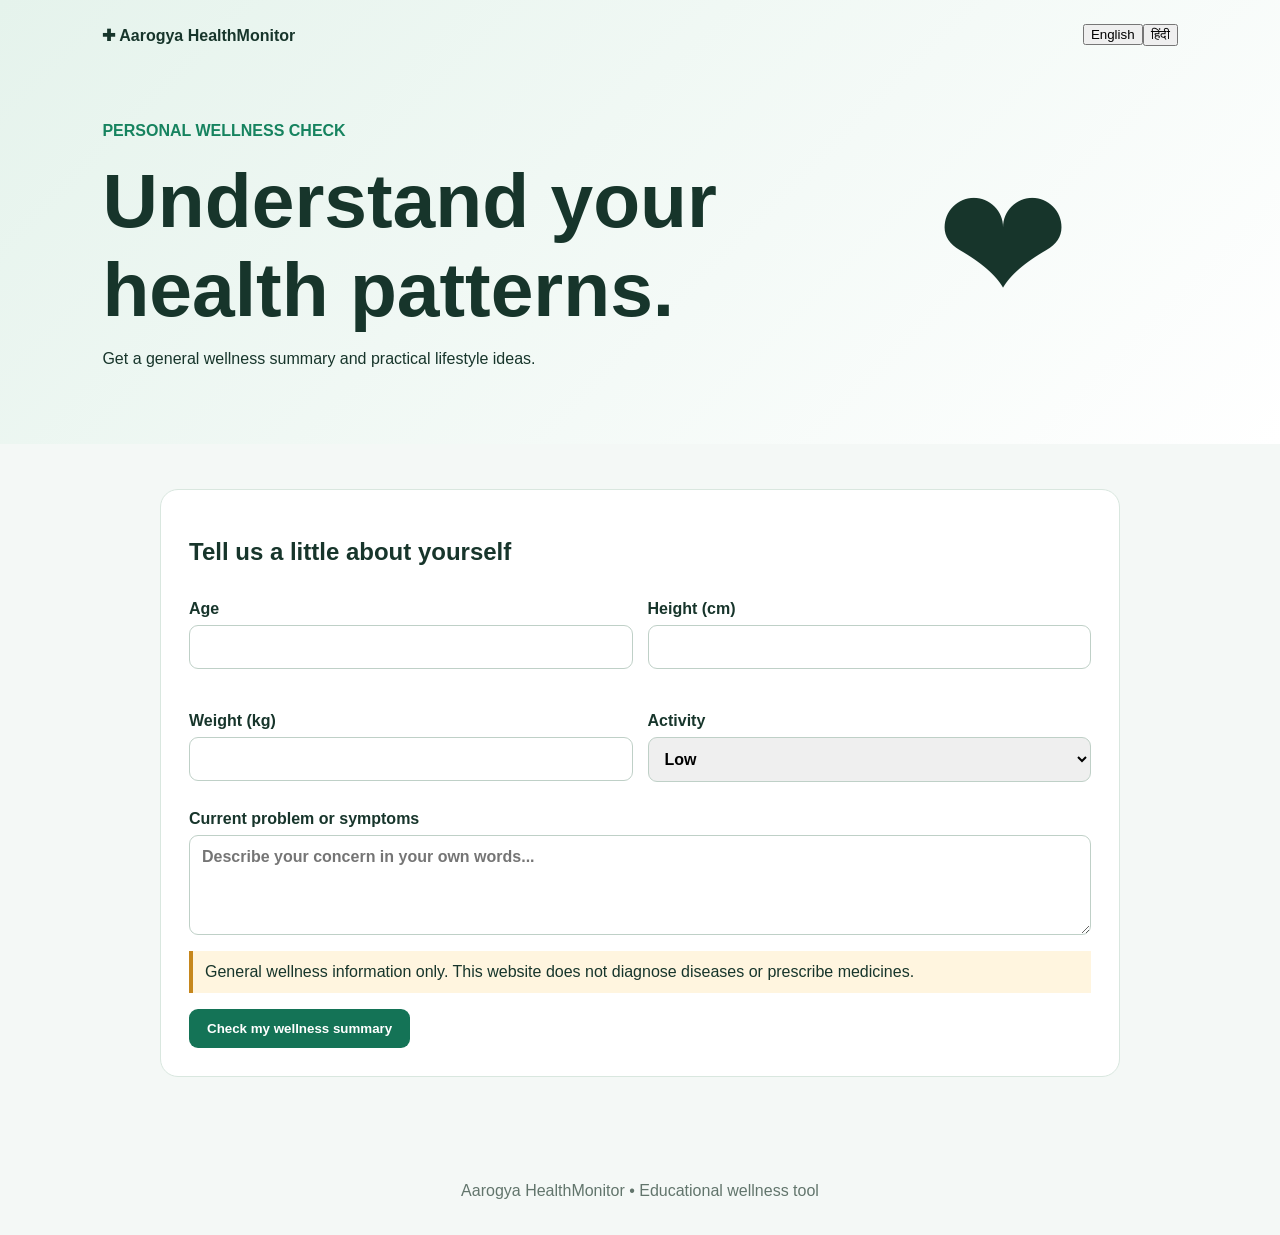
<file: templates/index.html>
<!doctype html><html><head><meta charset="utf-8"><meta name="viewport" content="width=device-width,initial-scale=1"><title>Aarogya HealthMonitor</title><link rel="stylesheet" href="/static/style.css"></head><body><header><nav><b>✚ Aarogya HealthMonitor</b><span><button class="lang active" data-l="en">English</button><button class="lang" data-l="hi">हिंदी</button></span></nav><div class="hero"><div><p class="tag">PERSONAL WELLNESS CHECK</p><h1 id="title">Understand your health patterns.</h1><p id="subtitle">Get a general wellness summary and practical lifestyle ideas.</p></div><div class="hero-icon">❤</div></div></header><main><section class="panel"><h2 id="formtitle">Tell us a little about yourself</h2><form id="form"><div class="grid"><label>Age<input name="age" type="number" required></label><label>Height (cm)<input name="height" type="number" required></label><label>Weight (kg)<input name="weight" type="number" required></label><label>Activity<select name="activity"><option>Low</option><option>Moderate</option><option>High</option></select></label></div><label>Current problem or symptoms<textarea name="problem" placeholder="Describe your concern in your own words..."></textarea></label><p class="notice">General wellness information only. This website does not diagnose diseases or prescribe medicines.</p><button class="primary">Check my wellness summary</button></form></section><section id="results" hidden><h2>Your wellness snapshot</h2><div id="urgent" class="urgent" hidden></div><div class="cards"><article><small>BMI</small><strong id="bmi"></strong><p id="status"></p></article><article><h3>Diet ideas</h3><ul id="diet"></ul></article><article><h3>Helpful habits</h3><ul id="habits"></ul></article></div><div id="topics"></div></section></main><footer>Aarogya HealthMonitor • Educational wellness tool</footer><script src="/static/app.js"></script></body></html>
</file>
<file: static/style.css>
*{box-sizing:border-box}body{margin:0;font-family:Arial,sans-serif;background:#f4f8f6;color:#17352b}header{background:linear-gradient(135deg,#e5f3ec,#fff);padding:24px 8% 60px}nav,.adminnav{display:flex;justify-content:space-between;align-items:center}.adminnav{padding:18px 8%;background:#fff}.hero{max-width:1100px;margin:60px auto 0;display:grid;grid-template-columns:2fr 1fr;align-items:center;gap:30px}h1{font-size:clamp(2.5rem,6vw,4.8rem);margin:.2em 0}.hero-icon{font-size:10rem;text-align:center}.tag{color:#16835f;font-weight:bold}main{max-width:1000px;margin:auto;padding:45px 20px}.panel,article.topic{background:#fff;border:1px solid #d9e7df;border-radius:18px;padding:28px;margin-bottom:25px}label{display:flex;flex-direction:column;gap:7px;margin:14px 0;font-weight:bold}.grid,.cards{display:grid;grid-template-columns:repeat(2,1fr);gap:15px}input,select,textarea{padding:12px;border:1px solid #bfd0c7;border-radius:9px;font:inherit}textarea{min-height:100px}.primary{display:inline-block;background:#147356;color:#fff;padding:12px 18px;border:0;border-radius:9px;text-decoration:none;font-weight:bold}.notice{background:#fff5df;padding:12px;border-left:4px solid #c6871c}.cards{grid-template-columns:repeat(3,1fr)}.cards article{background:#fff;border-radius:15px;padding:22px;border:1px solid #d9e7df}.cards strong{font-size:3rem}.urgent{padding:15px;background:#ffefed;color:#8a2821;border-radius:10px;margin-bottom:15px}.topic{display:flex;justify-content:space-between;gap:20px}.inline{display:inline}.flash{background:#dff4e9;padding:12px;border-radius:8px}.adminhead{display:flex;justify-content:space-between;align-items:center;margin-bottom:25px}.login{max-width:480px;margin:auto}footer{text-align:center;padding:35px;color:#62756c}@media(max-width:700px){.hero,.grid,.cards{grid-template-columns:1fr}.topic,.adminhead{flex-direction:column;align-items:flex-start}.hero-icon{display:none}}
</file>
